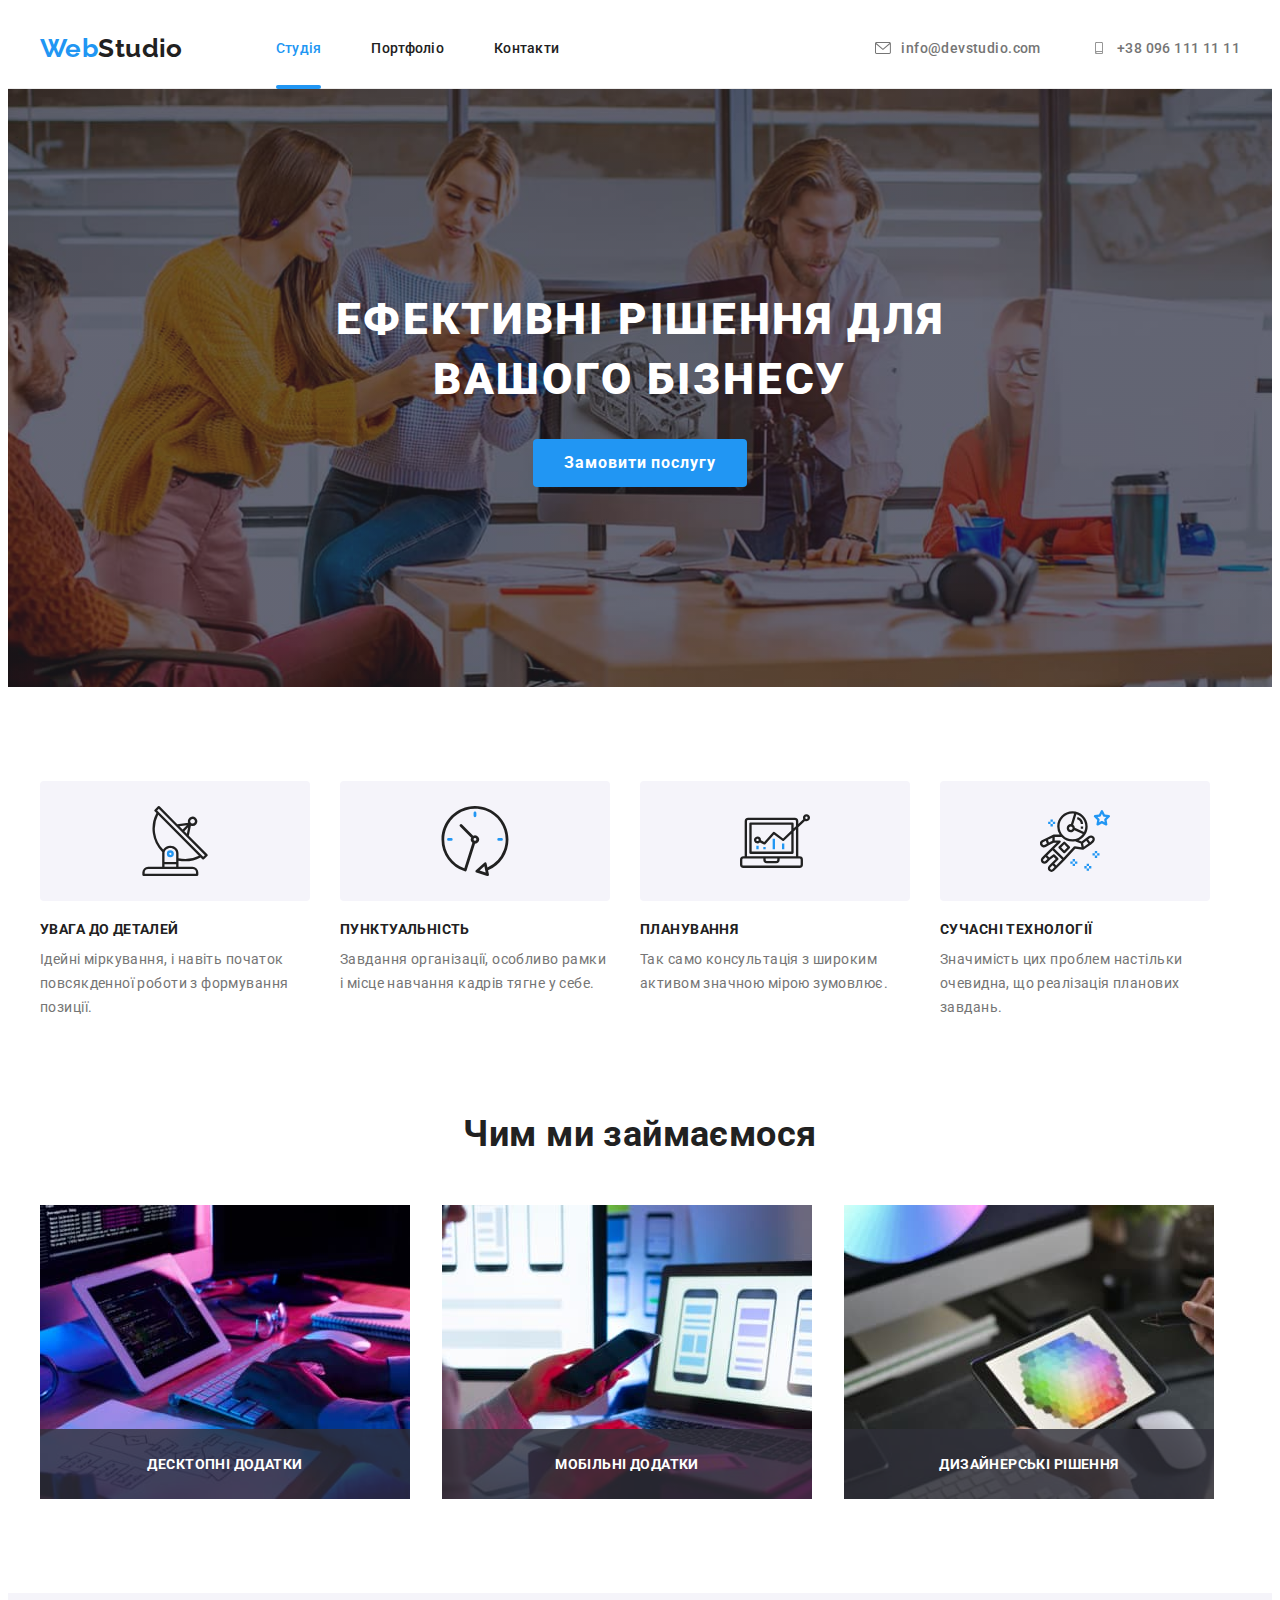
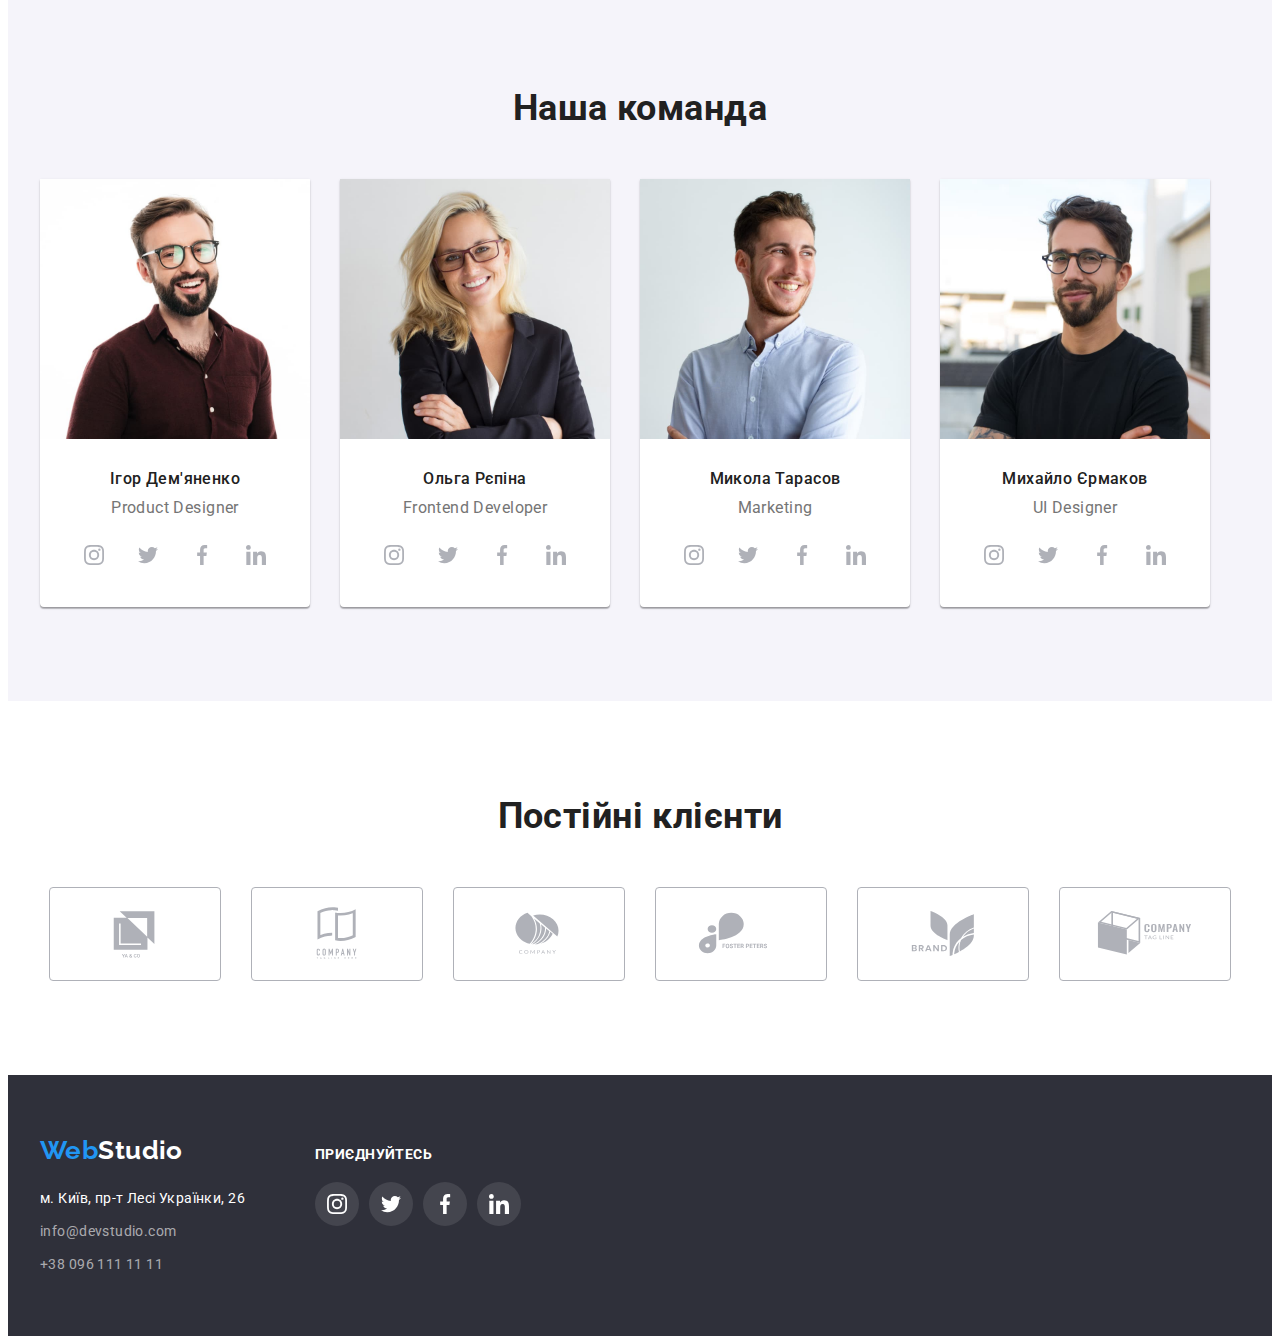
<file: index.html>
<!DOCTYPE html>
<html lang="uk">
  <head>
    <meta charset="UTF-8" />
    <meta http-equiv="X-UA-Compatible" content="IE=edge" />
    <meta name="viewport" content="width=device-width, initial-scale=1.0" />
    <title>Студія</title>

    <!-- Modern normalize -->
    <link
      rel="stylesheet"
      href="https://cdnjs.cloudflare.com/ajax/libs/modern-normalize/1.1.0/modern-normalize.min.css"
      integrity="sha512-wpPYUAdjBVSE4KJnH1VR1HeZfpl1ub8YT/NKx4PuQ5NmX2tKuGu6U/JRp5y+Y8XG2tV+wKQpNHVUX03MfMFn9Q=="
      crossorigin="anonymous"
      referrerpolicy="no-referrer"
    />

    <!-- Fonts -->
    <link rel="preconnect" href="https://fonts.googleapis.com" />
    <link rel="preconnect" href="https://fonts.gstatic.com" crossorigin />
    <link
      href="https://fonts.googleapis.com/css2?family=Raleway:wght@700&family=Roboto:wght@400;500;700;900&display=swap"
      rel="stylesheet"
    />
    <link rel="stylesheet" href="./css/styles.css" />
  </head>
  <body>
    <!-- Header section -->
    <header class="header">
      <div class="header-container container">
        <nav class="site-nav">
          <a href="./index.html" class="logo-nav">Web<span>Studio</span></a>
          <ul class="nav-list list">
            <li class="nav-list-item">
              <a href="./index.html" class="nav-item link current">Студія</a>
            </li>
            <li class="nav-list-item">
              <a href="./portfolio.html" class="nav-item link">Портфоліо</a>
            </li>
            <li class="nav-list-item"><a href="" class="nav-item link">Контакти</a></li>
          </ul>
        </nav>
        <ul class="header-contacts list">
          <li class="contacts-item">
            <a class="contacts-mail link" href="mailto:info@devstudio.com">
              <svg class="header-icon" width="16" height="12">
                <use href="./images/icons.svg#icon-mail"></use></svg
              >info@devstudio.com</a
            >
          </li>
          <li class="contacts-item">
            <a class="contacts-tel link" href="tel:+380961111111">
              <svg class="header-icon" width="16" height="12">
                <use href="./images/icons.svg#icon-smartphone"></use></svg
              >+38 096 111 11 11</a
            >
          </li>
        </ul>
      </div>
    </header>
    <!-- Main section -->
    <main>
      <!-- Hero section -->
      <section class="section-hero section">
        <div class="container">
          <h1 class="hero-title">Ефективні рішення для вашого бізнесу</h1>
          <button type="button" class="hero-button" data-modal-open>Замовити послугу</button>
        </div>
      </section>
      <section class="section">
        <div class="container">
          <h2 class="section-title visually-hidden">Наші переваги</h2>
          <ul class="preference-list list">
            <li>
              <div class="preference-gen-icon">
                <svg class="preference-icon" width="70" height="70">
                  <use href="./images/icons.svg#icon-antenna"></use>
                </svg>
              </div>
              <h3 class="preference-title">Увага до деталей</h3>
              <p class="preference-text">
                Ідейні міркування, і навіть початок повсякденної роботи з формування позиції.
              </p>
            </li>
            <li>
              <div class="preference-gen-icon">
                <svg class="preference-icon" width="70" height="70">
                  <use href="./images/icons.svg#icon-clock"></use>
                </svg>
              </div>
              <h3 class="preference-title">Пунктуальність</h3>
              <p class="preference-text">
                Завдання організації, особливо рамки і місце навчання кадрів тягне у себе.
              </p>
            </li>
            <li>
              <div class="preference-gen-icon">
                <svg class="preference-icon" width="70" height="70">
                  <use href="./images/icons.svg#icon-diagram"></use>
                </svg>
              </div>
              <h3 class="preference-title">Планування</h3>
              <p class="preference-text">
                Так само консультація з широким активом значною мірою зумовлює.
              </p>
            </li>
            <li>
              <div class="preference-gen-icon">
                <svg class="preference-icon" width="70" height="70">
                  <use href="./images/icons.svg#icon-astronaut"></use>
                </svg>
              </div>
              <h3 class="preference-title">Сучасні технології</h3>
              <p class="preference-text">
                Значимість цих проблем настільки очевидна, що реалізація планових завдань.
              </p>
            </li>
          </ul>
        </div>
      </section>
      <section class="section about">
        <div class="container">
          <h2 class="section-title">Чим ми займаємося</h2>
          <ul class="examples-list list">
            <li class="examples-thumb">
              <img
                src="./images/studia/img-1.jpg"
                alt="набирають текст на клавіатурі перед планшетом"
                width="370"
                height="294"
              />
              <div class="examples-overlay">
                <p class="examples-text">Десктопні додатки</p>
              </div>
            </li>
            <li class="examples-thumb">
              <img
                src="./images/studia/box-2.jpg"
                alt="перед ноутбуком тримають в руках телефон"
                width="370"
                height="294"
              />
              <div class="examples-overlay">
                <p class="examples-text">Мобільні додатки</p>
              </div>
            </li>
            <li class="examples-thumb">
              <img
                src="./images/studia/box-3.jpg"
                alt="в руках тримають планшет і олівець"
                width="370"
                height="294"
              />
              <div class="examples-overlay">
                <p class="examples-text">Дизайнерські рішення</p>
              </div>
            </li>
          </ul>
        </div>
      </section>
      <section class="section team">
        <div class="container">
          <h2 class="section-title">Наша команда</h2>
          <ul class="team-list list">
            <li class="team-item">
              <img
                src="./images/studia/team1.jpg"
                alt="співробітник-дизайнер"
                width="270"
                height="260"
              />
              <h3 class="team-title">Ігор Дем'яненко</h3>
              <p lang="en" class="team-text">Product Designer</p>
              <ul class="socials list">
                <li class="socials-item">
                  <a
                    class="socials-link link"
                    href="https://instagram.com"
                    target="_blank"
                    rel="noopener noreferrer"
                    aria-label="Instagram icon"
                  >
                    <svg class="socials-icon" width="20" height="20">
                      <use href="./images/icons.svg#icon-instagram"></use>
                    </svg>
                  </a>
                </li>
                <li class="socials-item">
                  <a
                    class="socials-link link"
                    href="https://twitter.com"
                    aria-label="Twitter icon"
                    target="_blank"
                    rel="noopener noreferrer"
                  >
                    <svg class="socials-icon" width="20" height="20">
                      <use href="./images/icons.svg#icon-twitter"></use>
                    </svg>
                  </a>
                </li>
                <li class="socials-item">
                  <a
                    class="socials-link link"
                    href="https://facebook.com"
                    aria-label="Facebook icon"
                    target="_blank"
                    rel="noopener noreferrer"
                  >
                    <svg class="socials-icon" width="20" height="20">
                      <use href="./images/icons.svg#icon-facebook"></use>
                    </svg>
                  </a>
                </li>
                <li class="socials-item">
                  <a
                    class="socials-link link"
                    href="https://linkedin.com"
                    aria-label="LinkedIn icon"
                    target="_blank"
                    rel="noopener noreferrer"
                  >
                    <svg class="socials-icon" width="20" height="20">
                      <use href="./images/icons.svg#icon-linkedin"></use>
                    </svg>
                  </a>
                </li>
              </ul>
            </li>
            <li class="team-item">
              <img
                src="./images/studia/team2.jpg"
                alt="співробітник-фронтенд"
                width="270"
                height="260"
              />
              <h3 class="team-title">Ольга Рєпіна</h3>
              <p lang="en" class="team-text">Frontend Developer</p>
              <ul class="socials list">
                <li class="socials-item">
                  <a
                    class="socials-link link"
                    href="https://instagram.com"
                    target="_blank"
                    rel="noopener noreferrer"
                    aria-label="Instagram icon"
                  >
                    <svg class="socials-icon" width="20" height="20">
                      <use href="./images/icons.svg#icon-instagram"></use>
                    </svg>
                  </a>
                </li>
                <li class="socials-item">
                  <a
                    class="socials-link link"
                    href="https://twitter.com"
                    aria-label="Twitter icon"
                    target="_blank"
                    rel="noopener noreferrer"
                  >
                    <svg class="socials-icon" width="20" height="20">
                      <use href="./images/icons.svg#icon-twitter"></use>
                    </svg>
                  </a>
                </li>
                <li class="socials-item">
                  <a
                    class="socials-link link"
                    href="https://facebook.com"
                    aria-label="Facebook icon"
                    target="_blank"
                    rel="noopener noreferrer"
                  >
                    <svg class="socials-icon" width="20" height="20">
                      <use href="./images/icons.svg#icon-facebook"></use>
                    </svg>
                  </a>
                </li>
                <li class="socials-item">
                  <a
                    class="socials-link link"
                    href="https://linkedin.com"
                    aria-label="LinkedIn icon"
                    target="_blank"
                    rel="noopener noreferrer"
                  >
                    <svg class="socials-icon" width="20" height="20">
                      <use href="./images/icons.svg#icon-linkedin"></use>
                    </svg>
                  </a>
                </li>
              </ul>
            </li>
            <li class="team-item">
              <img
                src="./images/studia/team3.jpg"
                alt="співробітник-маркетинг"
                width="270"
                height="260"
              />
              <h3 class="team-title">Микола Тарасов</h3>
              <p lang="en" class="team-text">Marketing</p>
              <ul class="socials list">
                <li class="socials-item">
                  <a
                    class="socials-link link"
                    href="https://instagram.com"
                    target="_blank"
                    rel="noopener noreferrer"
                    aria-label="Instagram icon"
                  >
                    <svg class="socials-icon" width="20" height="20">
                      <use href="./images/icons.svg#icon-instagram"></use>
                    </svg>
                  </a>
                </li>
                <li class="socials-item">
                  <a
                    class="socials-link link"
                    href="https://twitter.com"
                    aria-label="Twitter icon"
                    target="_blank"
                    rel="noopener noreferrer"
                  >
                    <svg class="socials-icon" width="20" height="20">
                      <use href="./images/icons.svg#icon-twitter"></use>
                    </svg>
                  </a>
                </li>
                <li class="socials-item">
                  <a
                    class="socials-link link"
                    href="https://facebook.com"
                    aria-label="Facebook icon"
                    target="_blank"
                    rel="noopener noreferrer"
                  >
                    <svg class="socials-icon" width="20" height="20">
                      <use href="./images/icons.svg#icon-facebook"></use>
                    </svg>
                  </a>
                </li>
                <li class="socials-item">
                  <a
                    class="socials-link link"
                    href="https://linkedin.com"
                    aria-label="LinkedIn icon"
                    target="_blank"
                    rel="noopener noreferrer"
                  >
                    <svg class="socials-icon" width="20" height="20">
                      <use href="./images/icons.svg#icon-linkedin"></use>
                    </svg>
                  </a>
                </li>
              </ul>
            </li>
            <li class="team-item">
              <img
                src="./images/studia/team4.jpg"
                alt="співробітник-дизайнер"
                width="270"
                height="260"
              />
              <h3 class="team-title">Михайло Єрмаков</h3>
              <p lang="en" class="team-text">UI Designer</p>
              <ul class="socials list">
                <li class="socials-item">
                  <a
                    class="socials-link link"
                    href="https://instagram.com"
                    target="_blank"
                    rel="noopener noreferrer"
                    aria-label="Instagram icon"
                  >
                    <svg class="socials-icon" width="20" height="20">
                      <use href="./images/icons.svg#icon-instagram"></use>
                    </svg>
                  </a>
                </li>
                <li class="socials-item">
                  <a
                    class="socials-link link"
                    href="https://twitter.com"
                    aria-label="Twitter icon"
                    target="_blank"
                    rel="noopener noreferrer"
                  >
                    <svg class="socials-icon" width="20" height="20">
                      <use href="./images/icons.svg#icon-twitter"></use>
                    </svg>
                  </a>
                </li>
                <li class="socials-item">
                  <a
                    class="socials-link link"
                    href="https://facebook.com"
                    aria-label="Facebook icon"
                    target="_blank"
                    rel="noopener noreferrer"
                  >
                    <svg class="socials-icon" width="20" height="20">
                      <use href="./images/icons.svg#icon-facebook"></use>
                    </svg>
                  </a>
                </li>
                <li class="socials-item">
                  <a
                    class="socials-link link"
                    href="https://linkedin.com"
                    aria-label="LinkedIn icon"
                    target="_blank"
                    rel="noopener noreferrer"
                  >
                    <svg class="socials-icon" width="20" height="20">
                      <use href="./images/icons.svg#icon-linkedin"></use>
                    </svg>
                  </a>
                </li>
              </ul>
            </li>
          </ul>
        </div>
      </section>
      <section class="section">
        <div class="container">
          <h2 class="section-title">Постійні клієнти</h2>
          <ul class="regular-customers-list list">
            <li class="regular-customers-item">
              <a
                class="customers-area"
                href=""
                target="_blank"
                rel="noopener noreferrer"
                aria-label="company icon"
              >
                <svg class="customers-icon" width="106" height="60">
                  <use href="./images/icons.svg#icon-Logo-first"></use></svg
              ></a>
            </li>
            <li class="regular-customers-item">
              <a
                class="customers-area"
                href=""
                target="_blank"
                rel="noopener noreferrer"
                aria-label="company icon"
              >
                <svg class="customers-icon" width="106" height="60">
                  <use href="./images/icons.svg#icon-Logo-second"></use></svg
              ></a>
            </li>
            <li class="regular-customers-item">
              <a
                class="customers-area"
                href=""
                target="_blank"
                rel="noopener noreferrer"
                aria-label="company icon"
              >
                <svg class="customers-icon" width="106" height="60">
                  <use href="./images/icons.svg#icon-Logo-third"></use></svg
              ></a>
            </li>
            <li class="regular-customers-item">
              <a
                class="customers-area"
                href=""
                target="_blank"
                rel="noopener noreferrer"
                aria-label="company icon"
              >
                <svg class="customers-icon" width="106" height="60">
                  <use href="./images/icons.svg#icon-Logo-fourth"></use></svg
              ></a>
            </li>
            <li class="regular-customers-item">
              <a
                class="customers-area"
                href=""
                target="_blank"
                rel="noopener noreferrer"
                aria-label="company icon"
              >
                <svg class="customers-icon" width="106" height="60">
                  <use href="./images/icons.svg#icon-Logo-fifth"></use></svg
              ></a>
            </li>
            <li class="regular-customers-item">
              <a
                class="customers-area"
                href=""
                target="_blank"
                rel="noopener noreferrer"
                aria-label="company icon"
              >
                <svg class="customers-icon" width="106" height="60">
                  <use href="./images/icons.svg#icon-Logo-sixth"></use></svg
              ></a>
            </li>
          </ul>
        </div>
      </section>
    </main>
    <footer class="footer">
      <div class="container footer-container">
        <div>
          <a class="logo-footer" href="./index.html">Web<span>Studio</span></a>
          <address>
            <ul class="contacts-footer list">
              <li>
                <a
                  class="contacts-footer-address link contacts"
                  href="https://goo.gl/maps/xn2wBfeugNixci9o8"
                  target="_blank"
                  rel="noreferrer noopener"
                  >м. Київ, пр-т Лесі Українки, 26</a
                >
              </li>
              <li>
                <a href="mailto:info@devstudio.com" class="contacts-footer-mail link contacts"
                  >info@devstudio.com</a
                >
              </li>
              <li>
                <a href="tel:+380961111111" class="contacts-footer-tel link contacts"
                  >+38 096 111 11 11</a
                >
              </li>
            </ul>
          </address>
        </div>

        <div>
          <p class="join">Приєднуйтесь</p>
          <ul class="list join-list">
            <li class="socials-item">
              <a
                class="socials-link-footer link"
                href="https://instagram.com"
                target="_blank"
                rel="noopener noreferrer"
                aria-label="Instagram icon"
              >
                <svg class="socials-icon" width="20" height="20">
                  <use href="./images/icons.svg#icon-instagram"></use>
                </svg>
              </a>
            </li>
            <li class="socials-item">
              <a
                class="socials-link-footer link"
                href="https://twitter.com"
                aria-label="Twitter icon"
                target="_blank"
                rel="noopener noreferrer"
              >
                <svg class="socials-icon" width="20" height="20">
                  <use href="./images/icons.svg#icon-twitter"></use>
                </svg>
              </a>
            </li>
            <li class="socials-item">
              <a
                class="socials-link-footer link"
                href="https://facebook.com"
                aria-label="Facebook icon"
                target="_blank"
                rel="noopener noreferrer"
              >
                <svg class="socials-icon" width="20" height="20">
                  <use href="./images/icons.svg#icon-facebook"></use>
                </svg>
              </a>
            </li>
            <li class="socials-item">
              <a
                class="socials-link-footer link"
                href="https://linkedin.com"
                aria-label="LinkedIn icon"
                target="_blank"
                rel="noopener noreferrer"
              >
                <svg class="socials-icon" width="20" height="20">
                  <use href="./images/icons.svg#icon-linkedin"></use>
                </svg>
              </a>
            </li>
          </ul>
        </div>
      </div>
    </footer>
    <!-- Modal window -->
    <div class="backdrop is-hidden" data-modal>
      <div class="modal">
        <button class="modal-btn" data-modal-close>
          <svg class="modal-icon" width="18" height="18">
            <use href="./images/icons.svg#icon-close-black"></use>
          </svg>
        </button>
      </div>
    </div>
    <script src="./js/modal.js"></script>
  </body>
</html>
</file>
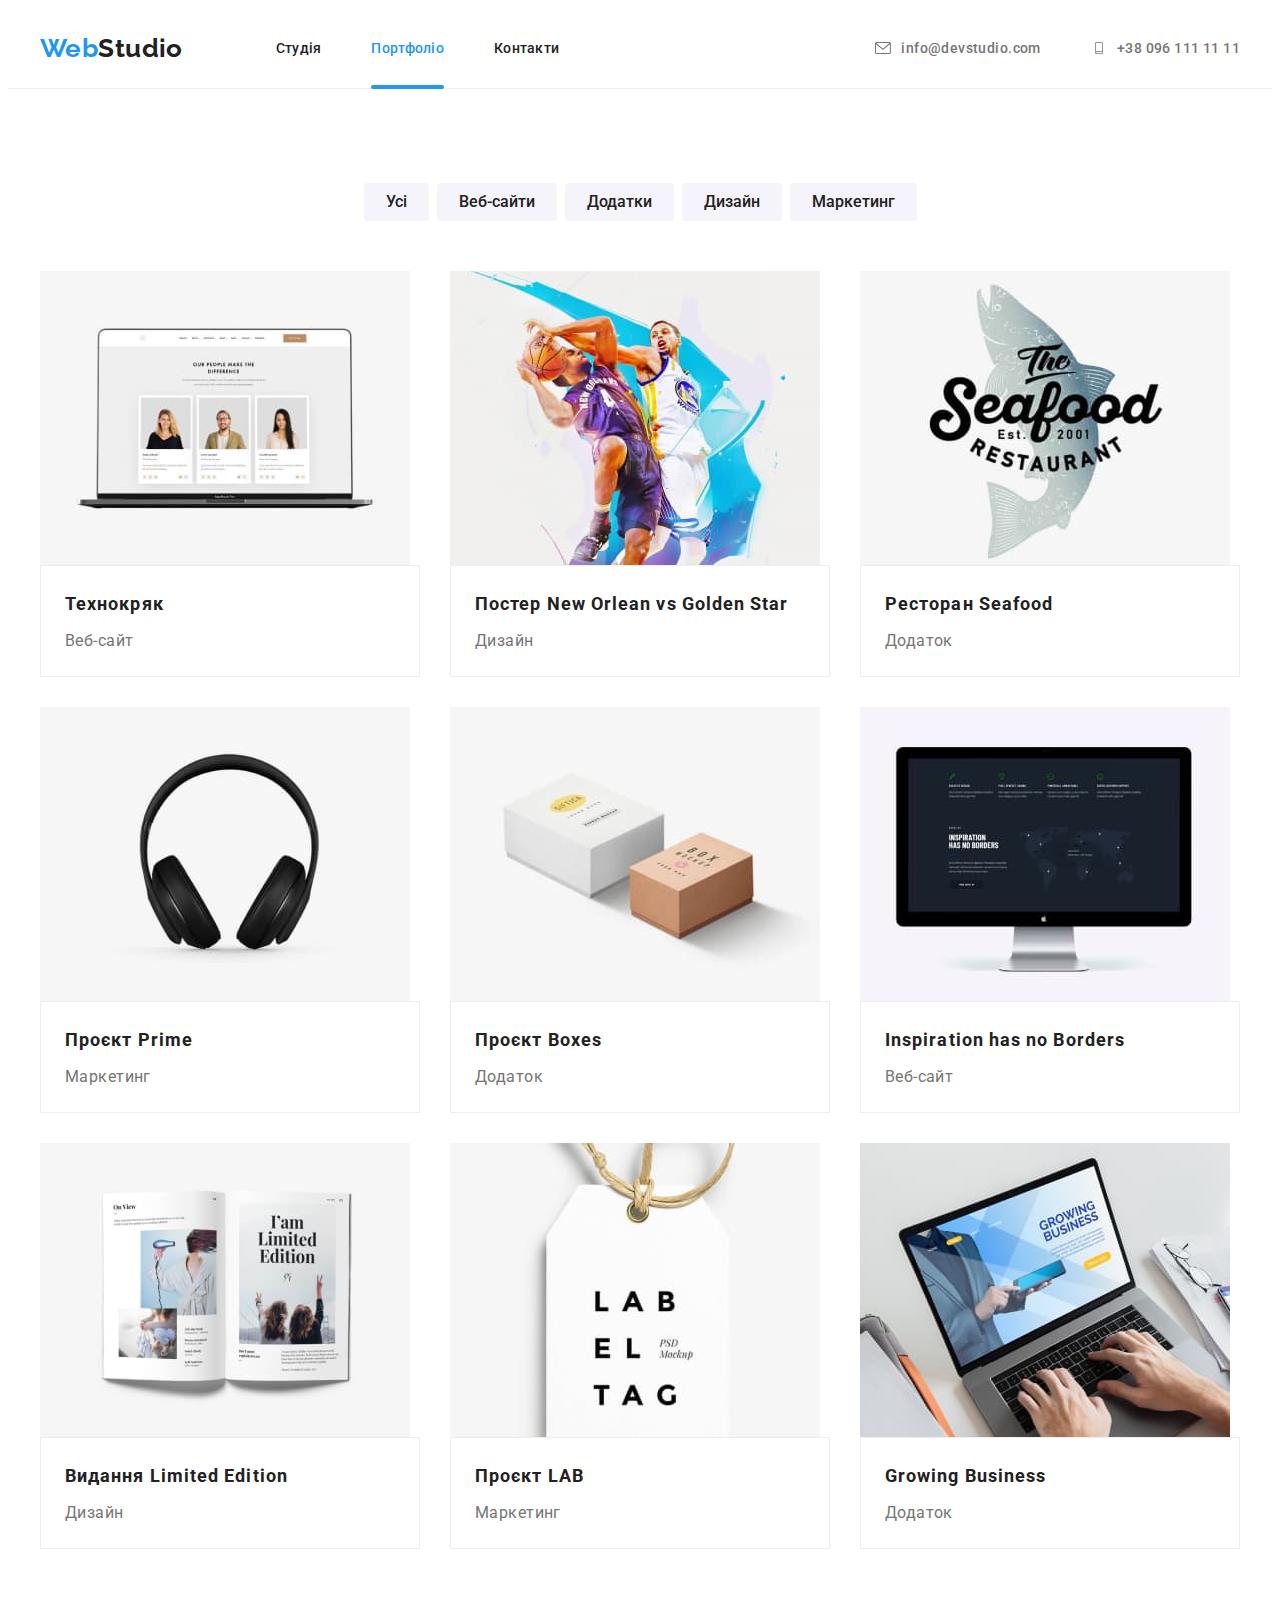
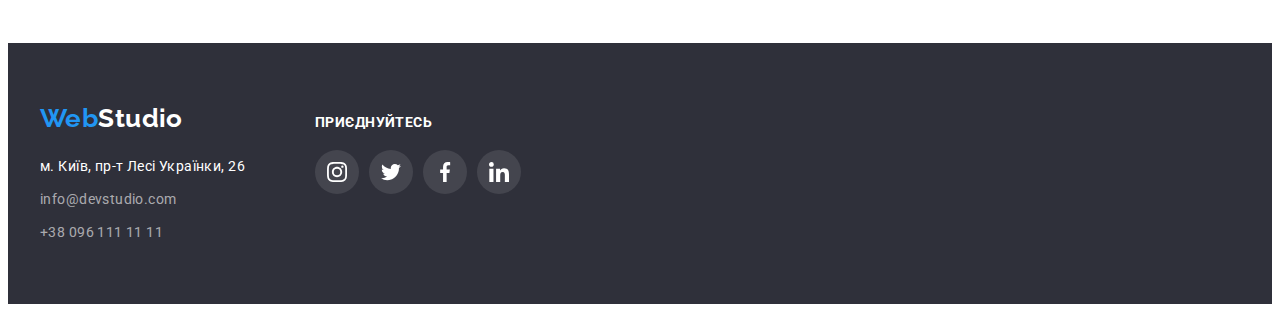
<file: portfolio.html>
<!DOCTYPE html>
<html lang="uk">
  <head>
    <meta charset="UTF-8" />
    <meta http-equiv="X-UA-Compatible" content="IE=edge" />
    <meta name="viewport" content="width=device-width, initial-scale=1.0" />
    <title>Портфоліо</title>

    <!-- Modern normalize -->
    <link
      rel="stylesheet"
      href="https://cdnjs.cloudflare.com/ajax/libs/modern-normalize/1.1.0/modern-normalize.min.css"
      integrity="sha512-wpPYUAdjBVSE4KJnH1VR1HeZfpl1ub8YT/NKx4PuQ5NmX2tKuGu6U/JRp5y+Y8XG2tV+wKQpNHVUX03MfMFn9Q=="
      crossorigin="anonymous"
      referrerpolicy="no-referrer"
    />

    <!-- Fonts -->
    <link rel="preconnect" href="https://fonts.googleapis.com" />
    <link rel="preconnect" href="https://fonts.gstatic.com" crossorigin />
    <link
      href="https://fonts.googleapis.com/css2?family=Raleway:wght@700&family=Roboto:wght@400;500;700;900&display=swap"
      rel="stylesheet"
    />
    <link rel="stylesheet" href="./css/styles.css" />
  </head>
  <body>
    <header class="header">
      <div class="header-container container">
        <nav class="site-nav">
          <a href="./index.html" class="logo-nav">Web<span>Studio</span></a>
          <ul class="nav-list list">
            <li class="nav-list-item">
              <a href="./index.html" class="nav-item link">Студія</a>
            </li>
            <li class="nav-list-item">
              <a href="./portfolio.html" class="nav-item link current">Портфоліо</a>
            </li>
            <li class="nav-list-item"><a href="" class="nav-item link">Контакти</a></li>
          </ul>
        </nav>
        <ul class="header-contacts list">
          <li class="contacts-item">
            <a class="contacts-mail link" href="mailto:info@devstudio.com">
              <svg class="header-icon" width="16" height="12">
                <use href="./images/icons.svg#icon-mail"></use></svg
              >info@devstudio.com</a
            >
          </li>
          <li class="contacts-item">
            <a class="contacts-tel link" href="tel:+380961111111">
              <svg class="header-icon" width="16" height="12">
                <use href="./images/icons.svg#icon-smartphone"></use></svg
              >+38 096 111 11 11</a
            >
          </li>
        </ul>
      </div>
    </header>
    <main>
      <section class="section-portfolio section">
        <div class="container">
          <h1 class="title visually-hidden">Приклади робіт</h1>
          <ul class="filters list">
            <li><button type="button" class="filters-item">Усі</button></li>
            <li><button type="button" class="filters-item">Веб-сайти</button></li>
            <li><button type="button" class="filters-item">Додатки</button></li>
            <li><button type="button" class="filters-item">Дизайн</button></li>
            <li><button type="button" class="filters-item">Маркетинг</button></li>
          </ul>
          <ul class="portfolio-list list">
            <li class="portfolio-list-item">
              <a class="portfolio-link link" href="./portfolio.html">
                <div class="portfolio-thumb">
                  <img
                    src="./images/portfolio/portfolio1.jpg"
                    alt="Розкритий ноутбук"
                    width="370"
                    height="294"
                  />
                  <div class="overlay">
                    <p class="overlay-text">
                      Ресурс пропонує комплексні пропозиції з різним рівнем функціоналу та сервісів.
                      Все це дозволить відвідувачу отримати вичерпні відомості про компанію чи
                      приватну особу.
                    </p>
                  </div>
                </div>
                <div class="portfolio-description">
                  <h2 class="title-item">Технокряк</h2>
                  <p class="item-text">Веб-сайт</p>
                </div>
              </a>
            </li>
            <li class="portfolio-list-item">
              <a class="portfolio-link link" href="./portfolio.html">
                <div class="portfolio-thumb">
                  <img
                    src="./images/portfolio/portfolio2.jpg"
                    alt="Два хлопці грають у баскетбол"
                    width="370"
                    height="294"
                  />
                  <div class="overlay">
                    <p class="overlay-text">
                      Ресурс пропонує комплексні пропозиції з різним рівнем функціоналу та сервісів.
                      Все це дозволить відвідувачу отримати вичерпні відомості про компанію чи
                      приватну особу.
                    </p>
                  </div>
                </div>
                <div class="portfolio-description">
                  <h2 class="title-item">
                    Постер <span lang="en">New Orlean vs Golden Star</span>
                  </h2>
                  <p class="item-text">Дизайн</p>
                </div>
              </a>
            </li>
            <li class="portfolio-list-item">
              <a class="portfolio-link link" href="./portfolio.html">
                <div class="portfolio-thumb">
                  <img
                    src="./images/portfolio/portfolio3.jpg"
                    alt="Назва ресторану на фоні акули"
                    width="370"
                    height="294"
                  />
                  <div class="overlay">
                    <p class="overlay-text">
                      Ресурс пропонує комплексні пропозиції з різним рівнем функціоналу та сервісів.
                      Все це дозволить відвідувачу отримати вичерпні відомості про компанію чи
                      приватну особу.
                    </p>
                  </div>
                </div>
                <div class="portfolio-description">
                  <h2 class="title-item">Ресторан <span lang="en">Seafood</span></h2>
                  <p class="item-text">Додаток</p>
                </div>
              </a>
            </li>
            <li class="portfolio-list-item">
              <a class="portfolio-link link" href="./portfolio.html">
                <div class="portfolio-thumb">
                  <img
                    src="./images/portfolio/portfolio4.jpg"
                    alt="Навушники"
                    width="370"
                    height="294"
                  />
                  <div class="overlay">
                    <p class="overlay-text">
                      Ресурс пропонує комплексні пропозиції з різним рівнем функціоналу та сервісів.
                      Все це дозволить відвідувачу отримати вичерпні відомості про компанію чи
                      приватну особу.
                    </p>
                  </div>
                </div>
                <div class="portfolio-description">
                  <h2 class="title-item">Проєкт <span lang="en">Prime</span></h2>
                  <p class="item-text">Маркетинг</p>
                </div>
              </a>
            </li>
            <li class="portfolio-list-item">
              <a class="portfolio-link link" href="./portfolio.html">
                <div class="portfolio-thumb">
                  <img
                    src="./images/portfolio/portfolio5.jpg"
                    alt="Дві коробочки білого та бежевого кольорів"
                    width="370"
                    height="294"
                  />
                  <div class="overlay">
                    <p class="overlay-text">
                      Ресурс пропонує комплексні пропозиції з різним рівнем функціоналу та сервісів.
                      Все це дозволить відвідувачу отримати вичерпні відомості про компанію чи
                      приватну особу.
                    </p>
                  </div>
                </div>
                <div class="portfolio-description">
                  <h2 class="title-item">Проєкт <span lang="en">Boxes</span></h2>
                  <p class="item-text">Додаток</p>
                </div>
              </a>
            </li>
            <li class="portfolio-list-item">
              <a class="portfolio-link link" href="./portfolio.html">
                <div class="portfolio-thumb">
                  <img
                    src="./images/portfolio/portfolio6.jpg"
                    alt="Монітор комп'ютера"
                    width="370"
                    height="294"
                  />
                  <div class="overlay">
                    <p class="overlay-text">
                      Ресурс пропонує комплексні пропозиції з різним рівнем функціоналу та сервісів.
                      Все це дозволить відвідувачу отримати вичерпні відомості про компанію чи
                      приватну особу.
                    </p>
                  </div>
                </div>
                <div class="portfolio-description">
                  <h2 class="title-item" lang="en">Inspiration has no Borders</h2>
                  <p class="item-text">Веб-сайт</p>
                </div>
              </a>
            </li>
            <li class="portfolio-list-item">
              <a class="portfolio-link link" href="./portfolio.html">
                <div class="portfolio-thumb">
                  <img
                    src="./images/portfolio/portfolio7.jpg"
                    alt="Розгорнута книга"
                    width="370"
                    height="294"
                  />
                  <div class="overlay">
                    <p class="overlay-text">
                      Ресурс пропонує комплексні пропозиції з різним рівнем функціоналу та сервісів.
                      Все це дозволить відвідувачу отримати вичерпні відомості про компанію чи
                      приватну особу.
                    </p>
                  </div>
                </div>
                <div class="portfolio-description">
                  <h2 class="title-item">Видання <span lang="en">Limited Edition</span></h2>
                  <p class="item-text">Дизайн</p>
                </div>
              </a>
            </li>
            <li class="portfolio-list-item">
              <a class="portfolio-link link" href="./portfolio.html">
                <div class="portfolio-thumb">
                  <img
                    src="./images/portfolio/portfolio8.jpg"
                    alt="Біла бірка з логотипом"
                    width="370"
                    height="294"
                  />
                  <div class="overlay">
                    <p class="overlay-text">
                      Ресурс пропонує комплексні пропозиції з різним рівнем функціоналу та сервісів.
                      Все це дозволить відвідувачу отримати вичерпні відомості про компанію чи
                      приватну особу.
                    </p>
                  </div>
                </div>
                <div class="portfolio-description">
                  <h2 class="title-item">Проєкт <span lang="en">LAB</span></h2>
                  <p class="item-text">Маркетинг</p>
                </div>
              </a>
            </li>
            <li class="portfolio-list-item">
              <a class="portfolio-link link" href="./portfolio.html">
                <div class="portfolio-thumb">
                  <img
                    src="./images/portfolio/portfolio9.jpg"
                    alt="Друкують на ноутбуці"
                    width="370"
                    height="294"
                  />
                  <div class="overlay">
                    <p class="overlay-text">
                      Ресурс пропонує комплексні пропозиції з різним рівнем функціоналу та сервісів.
                      Все це дозволить відвідувачу отримати вичерпні відомості про компанію чи
                      приватну особу.
                    </p>
                  </div>
                </div>
                <div class="portfolio-description">
                  <h2 class="title-item" lang="en">Growing Business</h2>
                  <p class="item-text">Додаток</p>
                </div>
              </a>
            </li>
          </ul>
        </div>
      </section>
    </main>
    <footer class="footer">
      <div class="container footer-container">
        <div>
          <a class="logo-footer" href="./index.html">Web<span>Studio</span></a>
          <address>
            <ul class="contacts-footer list">
              <li>
                <a
                  class="contacts-footer-address link contacts"
                  href="https://goo.gl/maps/xn2wBfeugNixci9o8"
                  target="_blank"
                  rel="noreferrer noopener"
                  >м. Київ, пр-т Лесі Українки, 26</a
                >
              </li>
              <li>
                <a href="mailto:info@devstudio.com" class="contacts-footer-mail link contacts"
                  >info@devstudio.com</a
                >
              </li>
              <li>
                <a href="tel:+380961111111" class="contacts-footer-tel link contacts"
                  >+38 096 111 11 11</a
                >
              </li>
            </ul>
          </address>
        </div>

        <div>
          <p class="join">Приєднуйтесь</p>
          <ul class="list join-list">
            <li class="socials-item">
              <a
                class="socials-link-footer link"
                href="https://instagram.com"
                target="_blank"
                rel="noopener noreferrer"
                aria-label="Instagram icon"
              >
                <svg class="socials-icon" width="20" height="20">
                  <use href="./images/icons.svg#icon-instagram"></use>
                </svg>
              </a>
            </li>
            <li class="socials-item">
              <a
                class="socials-link-footer link"
                href="https://twitter.com"
                aria-label="Twitter icon"
                target="_blank"
                rel="noopener noreferrer"
              >
                <svg class="socials-icon" width="20" height="20">
                  <use href="./images/icons.svg#icon-twitter"></use>
                </svg>
              </a>
            </li>
            <li class="socials-item">
              <a
                class="socials-link-footer link"
                href="https://facebook.com"
                aria-label="Facebook icon"
                target="_blank"
                rel="noopener noreferrer"
              >
                <svg class="socials-icon" width="20" height="20">
                  <use href="./images/icons.svg#icon-facebook"></use>
                </svg>
              </a>
            </li>
            <li class="socials-item">
              <a
                class="socials-link-footer link"
                href="https://linkedin.com"
                aria-label="LinkedIn icon"
                target="_blank"
                rel="noopener noreferrer"
              >
                <svg class="socials-icon" width="20" height="20">
                  <use href="./images/icons.svg#icon-linkedin"></use>
                </svg>
              </a>
            </li>
          </ul>
        </div>
      </div>
    </footer>
  </body>
</html>
</file>
<file: css/styles.css>
:root {
  /* Text colors */
  --primary-text-color: #757575;
  --title-text-color: #212121;
  --accent-color: #2196f3;
  --secondary-text-color: #ffffff;

  /* BG colors */
  --primary-bgc: #ffffff;
  --secondary-bgc: #2f303a;
  --button-bgc: #f5f4fa;
  --team-bgc: #f5f4fa;
  --filters-bgc: #eeeeee;

  /* Color to icons */
  --primary-icon: #afb1b8;

  /* Transitions */
  --transition-duration: 250ms;
  --transition-timing-function: cubic-bezier(0.4, 0, 0.2, 1);
}

/* 
Base styles */

body {
  color: var(--primary-text-color);
  background-color: var(--primary-bgc);
  font-family: 'Roboto', sans-serif;
  letter-spacing: 0.03em;
  font-size: 14px;
}

.section {
  padding-top: 94px;
  padding-bottom: 94px;
}

/* reset start */
h1,
h2,
h3,
h4,
h5,
h6,
p {
  margin: 0 0;
}

.link {
  text-decoration: none;
  color: inherit;
}

.list {
  list-style: none;
  margin: 0;
  padding: 0;
}

img {
  display: block;
  /* max-width: 100%;
  height: auto; */
}
/* reset end */

/* Header */
.container {
  width: 1200px;
  margin: 0 auto;
  padding-right: 15px;
  padding-left: 15px;
}
.header {
  border-bottom: 1px solid #ececec;
}

.header-container {
  display: flex;
  align-items: center;
  justify-content: space-between;
}

.site-nav {
  display: flex;
  align-items: center;
}
.logo-nav {
  color: var(--accent-color);
  font-family: 'Raleway', 'Courier New', Courier, monospace;
  font-style: normal;
  font-weight: 700;
  font-size: 26px;
  line-height: 31px;
  text-decoration: none;
  margin-right: 93px;
}

.logo-nav > span {
  color: var(--title-text-color);
}

.nav-list {
  display: flex;
  gap: 50px;
}

.nav-list-item {
  position: relative;
}
.nav-item {
  color: var(--title-text-color);
  font-weight: 500;
  line-height: calc(16 / 14);
  letter-spacing: 0.02em;
  display: block;
  padding: 32px 0;

  transition: color var(--transition-duration) var(--transition-timing-function);
}

.nav-item:hover,
.nav-item:focus {
  color: var(--accent-color);
}

.nav-item.current {
  color: var(--accent-color);
}

.nav-item.current::after {
  content: '';
  position: absolute;
  bottom: -1px;

  display: block;
  width: 100%;
  height: 4px;

  border-radius: 4px;
  background-color: var(--accent-color);
}
.header-contacts {
  display: flex;
  align-items: center;
  gap: 50px;
  padding: 32px 0;
}

.contacts-tel,
.contacts-mail {
  color: var(--primary-text-color);
  font-weight: 500;
  line-height: calc(16 / 14);
  letter-spacing: 0.02;

  display: flex;
  align-items: center;
  gap: 10px;

  transition: color var(--transition-duration) var(--transition-timing-function);
}
.contacts-tel:hover,
.contacts-tel:focus,
.contacts-mail:focus,
.contacts-mail:hover {
  color: var(--accent-color);
}

.header-icon {
  fill: currentColor;
}
/* Main studio*/

/* Загальна настройка заголовків */
.section-title {
  color: var(--title-text-color);
  font-size: 36px;
  line-height: calc(42 / 36);
  text-align: center;
  margin-bottom: 50px;
}

/* Hero */
.section-hero {
  text-align: center;
  padding-top: 200px;
  padding-bottom: 200px;
  max-width: 1600px;
  background-color: rgba(47, 48, 58, 0.4);
  background-image: linear-gradient(rgba(47, 48, 58, 0.4), rgba(47, 48, 58, 0.4)),
    url(../images/studia/hero.jpg);
  background-repeat: no-repeat;
  background-position: center;
  background-size: cover;

  margin: 0 auto;
}

.hero-title {
  color: var(--secondary-text-color);
  font-weight: 900;
  font-size: 44px;
  line-height: calc(60 / 44);
  text-align: center;
  letter-spacing: 0.06em;
  text-transform: uppercase;

  width: 696px;
  margin-right: auto;
  margin-left: auto;
  margin-bottom: 30px;
}

.hero-button {
  color: var(--secondary-text-color);
  background-color: var(--accent-color);
  cursor: pointer;
  font-family: inherit;
  font-weight: 700;
  font-size: 16px;
  line-height: calc(30 / 16);
  letter-spacing: 0.06em;

  border-radius: 4px;
  border: none;
  padding: 9px 31px;
  /* min-width: 160px;
  min-height: 38px; */
  display: inline-block;

  transition: color var(--transition-duration) var(--transition-timing-function);
}

.hero-button:hover,
.hero-button:focus {
  color: #188ce8;
}
/* Preference section*/
.preference {
  padding-top: 94px;
}

.preference .container {
  padding: 0 215px;
}

.preference-list {
  display: flex;
  gap: 30px;
}

.preference-title {
  color: var(--title-text-color);
  font-size: 14px;
  line-height: calc(16 / 14);
  letter-spacing: 0.03em;
  text-transform: uppercase;
  margin-bottom: 10px;
}

.preference-text {
  width: 270px;
  font-size: 14px;
  line-height: calc(24 / 14);
}

.preference-icon {
  --color1: #212121;
}
.preference-gen-icon {
  width: 270px;
  height: 120px;

  background: #f5f4fa;
  border-radius: 4px;
  display: flex;
  align-items: center;
  justify-content: center;

  margin-bottom: 20px;
}

/* Examples section */
.about {
  padding-top: 0;
}
.examples {
  padding-top: 94px;
}
.examples-list {
  display: flex;
  gap: 32px;
  margin-top: 50px;
}

.examples-thumb {
  position: relative;
}
.examples-overlay {
  position: absolute;
  bottom: 0;
  left: 0;
  width: 100%;
  background-color: rgba(47, 48, 58, 0.8);
  padding: 27px 0;
}
.examples-text {
  text-transform: uppercase;
  font-weight: 700;
  line-height: calc(16 / 14);
  color: var(--secondary-text-color);
  text-align: center;
}
/* Team section */
.team {
  background-color: var(--team-bgc);
}
.team-list {
  display: flex;
  gap: 30px;
}
.team-item {
  padding-bottom: 30px;
  background: var(--primary-bgc);
  box-shadow: 0px 1px 3px rgba(0, 0, 0, 0.12), 0px 1px 1px rgba(0, 0, 0, 0.14),
    0px 2px 1px rgba(0, 0, 0, 0.2);
  border-radius: 0px 0px 4px 4px;
}
.team-title {
  color: var(--title-text-color);
  font-weight: 500;
  font-size: 16px;
  line-height: calc(19 / 16);
  text-align: center;
  margin-top: 30px;
  margin-bottom: 10px;
}
.team-text {
  font-size: 16px;
  line-height: calc(19 / 16);
  text-align: center;
  margin-bottom: 16px;
}

/* Socials in section Team */

.socials {
  display: flex;
  justify-content: center;
  align-items: center;
  gap: 10px;
}

.socials-link {
  display: flex;
  justify-content: center;
  align-items: center;
  width: 44px;
  height: 44px;
  border-radius: 50%;
  background-color: var(--primary-bgc);
  color: var(--primary-icon);

  transition: color, background-color;
  transition-duration: var(--transition-duration);
  transition-timing-function: var(--transition-timing-function);
}

.socials-link:hover,
.socials-link:focus,
.socials-link-footer:hover,
.socials-link-footer:focus {
  background-color: var(--accent-color);
  color: var(--secondary-text-color);
}

.socials-icon {
  fill: currentColor;
}

/* Section Regular-custumers */
.customers-area {
  width: 170px;
  height: 92px;
  border: 1px solid #afb1b8;
  border-radius: 4px;
  color: var(--primary-icon);
  display: flex;
  justify-content: center;
  align-items: center;

  transition: color, border;
  transition-duration: var(--transition-duration);
  transition-timing-function: var(--transition-timing-function);
}
.customers-area:hover,
.customers-area:focus {
  color: var(--accent-color);
  border: 1px solid var(--accent-color);
}

.regular-customers-list {
  display: flex;
  justify-content: center;
  align-items: center;
  gap: 30px;
}

.customers-icon {
  fill: currentColor;
}

/* Main Portfolio*/

.visually-hidden {
  position: absolute;
  white-space: nowrap;
  width: 1px;
  height: 1px;
  overflow: hidden;
  border: 0;
  padding: 0;
  clip: rect(0 0 0 0);
  clip-path: inset(50%);
  margin: -1px;
}
.section-portfolio {
  background-color: var(--primary-bgc);
}
/* Filters section */
.filters {
  display: flex;
  justify-content: center;
  gap: 8px;
  margin-bottom: 50px;
}

.filters-item {
  color: var(--title-text-color);
  background-color: var(--button-bgc);
  cursor: pointer;
  font-weight: 500;
  font-size: 16px;
  line-height: calc(26 / 16);
  font-family: inherit;

  border-radius: 4px;
  padding: 6px 22px;
  min-height: 38px;
  border: none;

  transition-property: color, background-color, box-shadow;
  transition-duration: var(--transition-duration);
  transition-timing-function: var(--transition-timing-function);
}

.filters-item:hover,
.filters-item:focus {
  color: var(--secondary-text-color);
  background-color: var(--accent-color);
  box-shadow: 0px 3px 1px rgba(0, 0, 0, 0.1), 0px 1px 2px rgba(0, 0, 0, 0.08),
    0px 2px 2px rgba(0, 0, 0, 0.12);
}
.title-item {
  color: var(--title-text-color);
  font-weight: 700;
  font-size: 18px;
  line-height: calc(36 / 18);
  letter-spacing: 0.06em;
  margin-bottom: 4px;
}

.item-text {
  font-size: 16px;
  line-height: calc(30 / 16);
}

.portfolio-list {
  display: flex;
  flex-wrap: wrap;
}

.portfolio-list-item {
  width: calc((100% - 60px) / 3);
  transition: box-shadow var(--transition-duration) var(--transition-timing-function);
}

.portfolio-list-item:hover .overlay {
  transform: translateY(0);
}

.portfolio-list-item:not(:nth-last-child(-n + 3)) {
  margin-bottom: 30px;
}

.portfolio-list-item:hover,
.portfolio-list-item:focus {
  box-shadow: 0px 1px 1px rgba(0, 0, 0, 0.12), 0px 4px 4px rgba(0, 0, 0, 0.06),
    1px 4px 6px rgba(0, 0, 0, 0.16);
}
.portfolio-list-item:not(:nth-child(3n)) {
  margin-right: 30px;
}

.portfolio-thumb {
  position: relative;
  overflow: hidden;
}

.overlay {
  position: absolute;
  top: 0;
  left: 0;

  width: 100%;
  height: 100%;
  background-color: rgba(33, 150, 243, 0.9);
  color: var(--secondary-text-color);
  backdrop-filter: blur (3px);

  user-select: none;

  padding: 0 24px;
  display: flex;
  align-items: center;
  justify-content: flex-start;

  transform: translateY(100%);

  transition: transform 250ms cubic-bezier(0.4, 0, 0.2, 1);
}

.overlay-text {
  font-size: 18px;
  line-height: 1.33;
}
.portfolio-description {
  padding: 20px 24px;
  border: 1px solid var(--filters-bgc);
}

/* Footer */
.footer {
  background-color: var(--secondary-bgc);
  padding-top: 60px;
  padding-bottom: 60px;
}

.footer-container {
  display: flex;
  justify-content: left;
  align-items: baseline;
  gap: 70px;
}
.logo-footer {
  color: var(--accent-color);
  font-family: 'Raleway', sans-serif;
  font-style: normal;
  font-weight: 700;
  font-size: 26px;
  line-height: calc(31 / 26);
  text-decoration: none;
  display: block;
  margin-bottom: 20px;
}

.logo-footer > span {
  color: var(--secondary-text-color);
}

/* Footer contacts */

.contacts-footer {
  font-style: normal;
  display: flex;
  flex-direction: column;
  gap: 9px;
}

.contacts {
  line-height: calc(24 / 14);
  display: block;
  font-size: 14px;
  font-weight: 400;
  color: rgba(255, 255, 255, 0.6);
  transition: color var(--transition-duration) var(--transition-timing-function);
}

.contacts-footer-address {
  color: var(--secondary-text-color);
}

.contacts-footer-mail:hover,
.contacts-footer-mail:focus,
.contacts-footer-tel:hover,
.contacts-footer-tel:focus {
  color: var(--accent-color);
}

.join-list {
  display: flex;
  gap: 10px;
}

.join {
  font-weight: 700;
  font-size: calc(16 / 14);
  text-transform: uppercase;
  color: var(--secondary-text-color);
  margin-bottom: 20px;
}
.socials-link-footer {
  display: flex;
  justify-content: center;
  align-items: center;
  width: 44px;
  height: 44px;
  border-radius: 50%;
  background-color: rgba(255, 255, 255, 0.1);
  color: var(--secondary-text-color);

  transition: color, background-color;
  transition-duration: var(--transition-duration);
  transition-timing-function: var(--transition-timing-function);
}

/* Modal window */
.backdrop {
  position: fixed;
  top: 0;
  right: 0;
  background-color: rgba(0, 0, 0, 0.1);

  width: 100%;
  height: 100%;

  transition-property: opacity, visibility;
  transition-duration: var(--transition-duration);
  transition-timing-function: var(--transition-timing-function);
}

.backdrop.is-hidden {
  opacity: 0;
  visibility: hidden;
  pointer-events: none;
}

.modal {
  position: absolute;
  top: 50%;
  left: 50%;
  transform: translateX(-50%) translateY(-50%);

  width: 528px;
  min-height: 581px;
  background-color: var(--primary-bgc);
  border: 1px solid rgba(0, 0, 0, 0.1);
  box-shadow: 0px 1px 3px rgba(0, 0, 0, 0.12), 0px 1px 1px rgba(0, 0, 0, 0.14),
    0px 2px 1px rgba(0, 0, 0, 0.2);
  border-radius: 4px;

  transition-property: transform, opacity;
  transition-duration: var(--transition-duration);
  transition-timing-function: var(--transition-timing-function);
}

.backdrop.is-hidden .modal {
  opacity: 0;
  transform: translateX(-50%) translateY(-80%);
}
.modal-btn {
  position: absolute;
  top: 10px;
  right: 10px;
  padding: 0;

  display: inline-flex;
  align-items: center;
  justify-content: center;
  cursor: pointer;

  width: 30px;
  height: 30px;
  background-color: var(--primary-bgc);
  border-radius: 50%;
  border: 1px solid rgba(0, 0, 0, 0.1);
}
</file>
